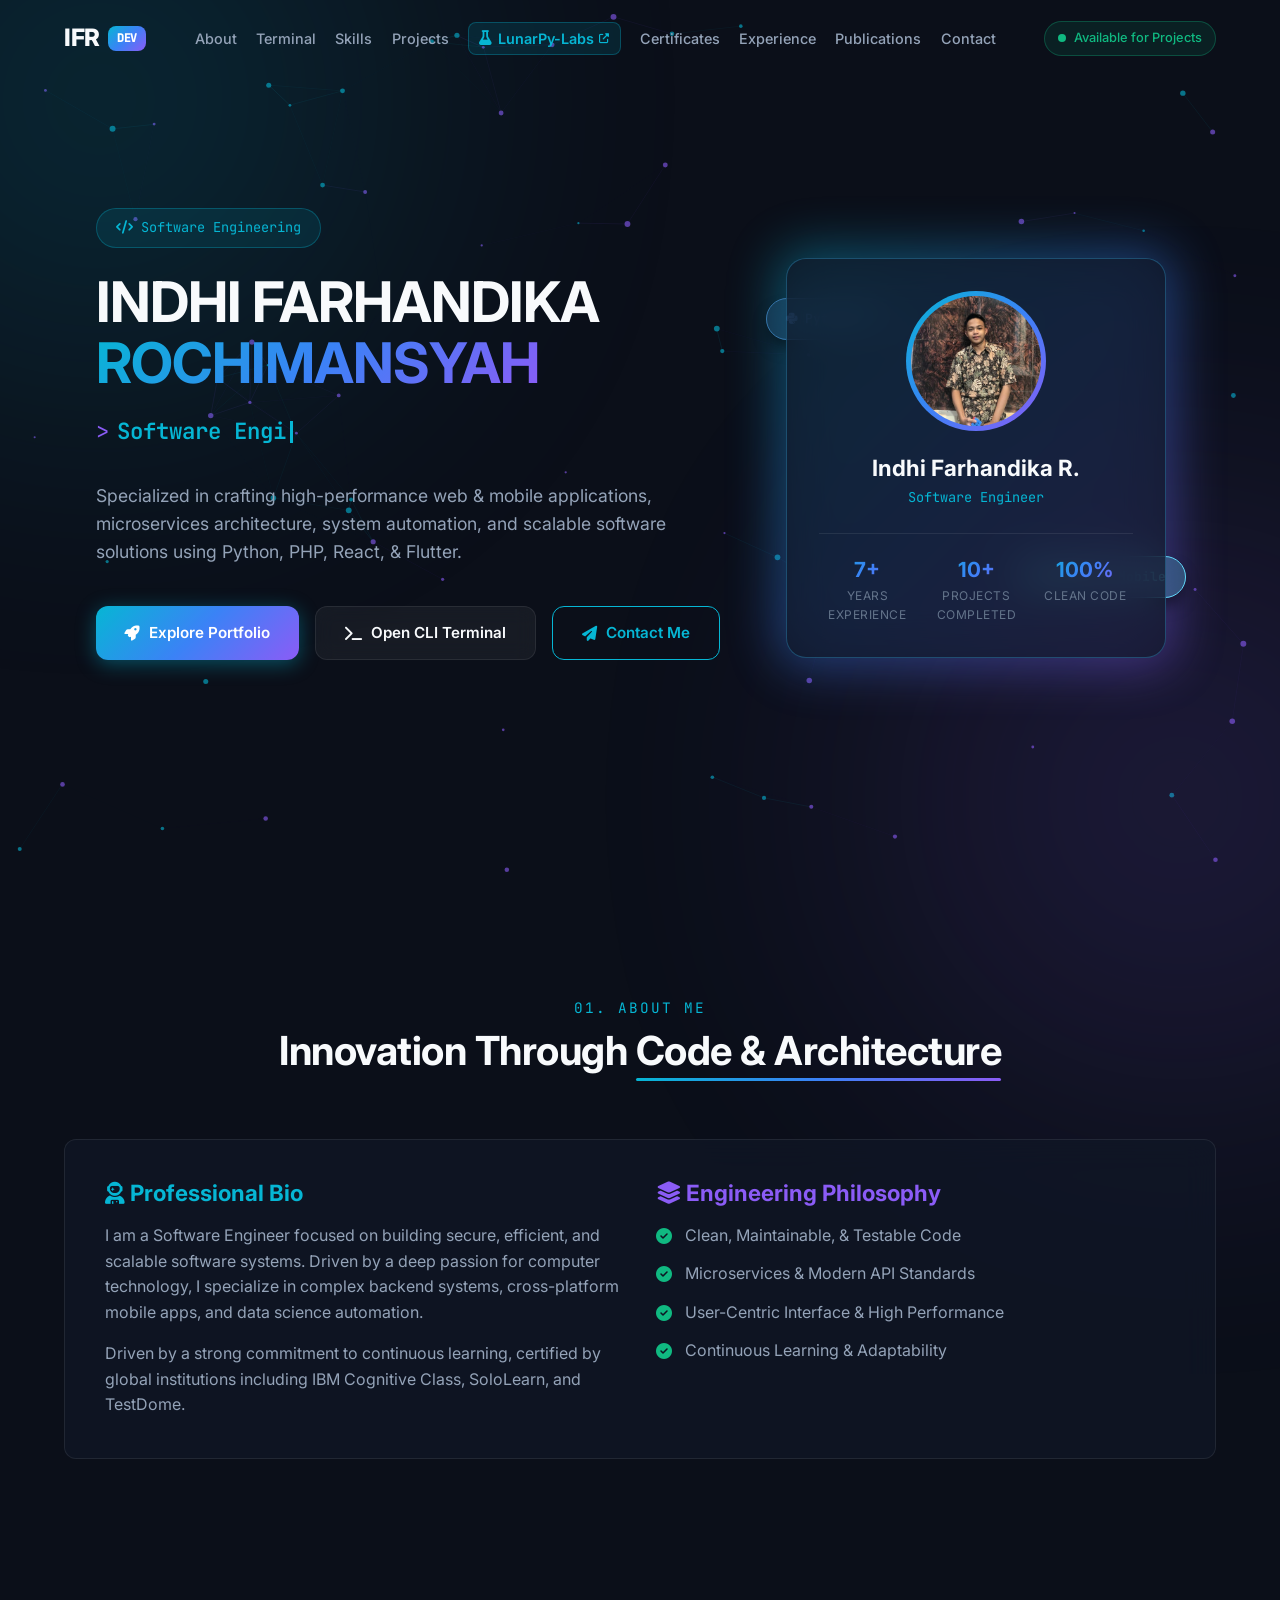
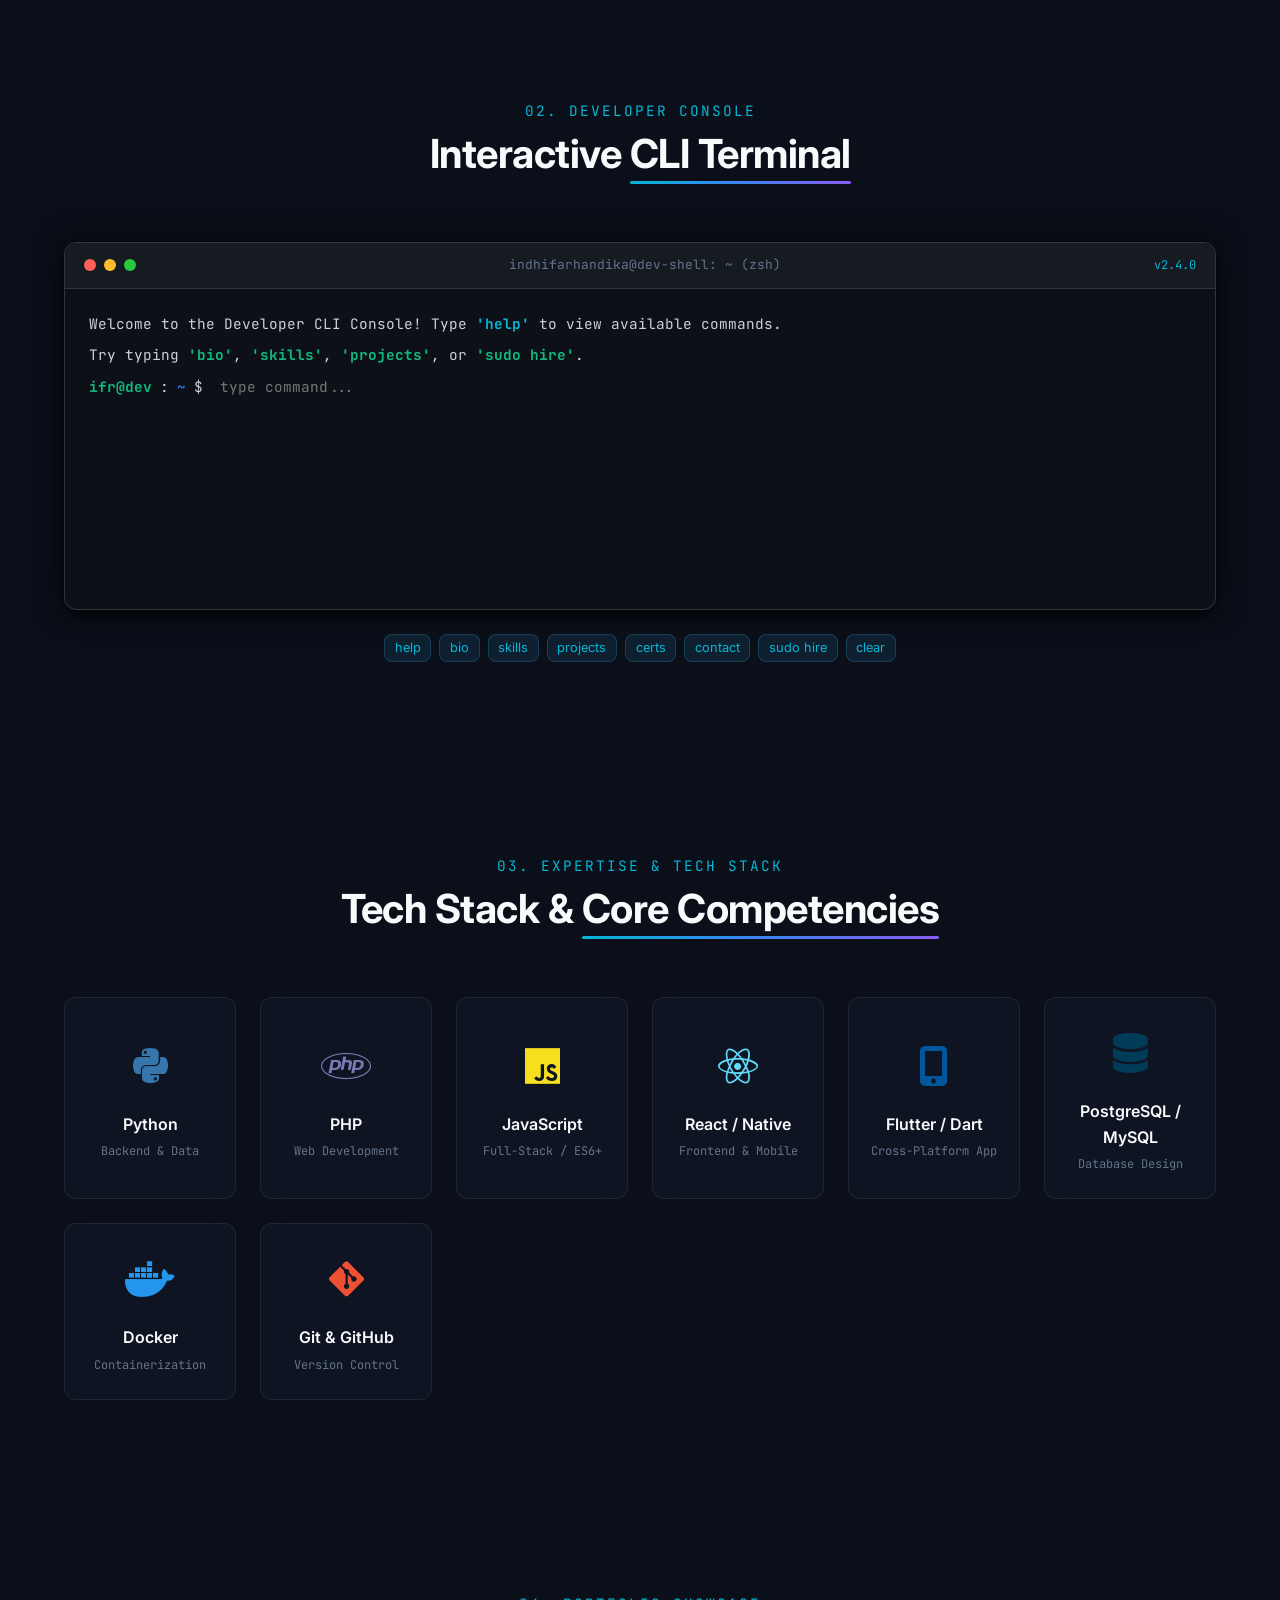
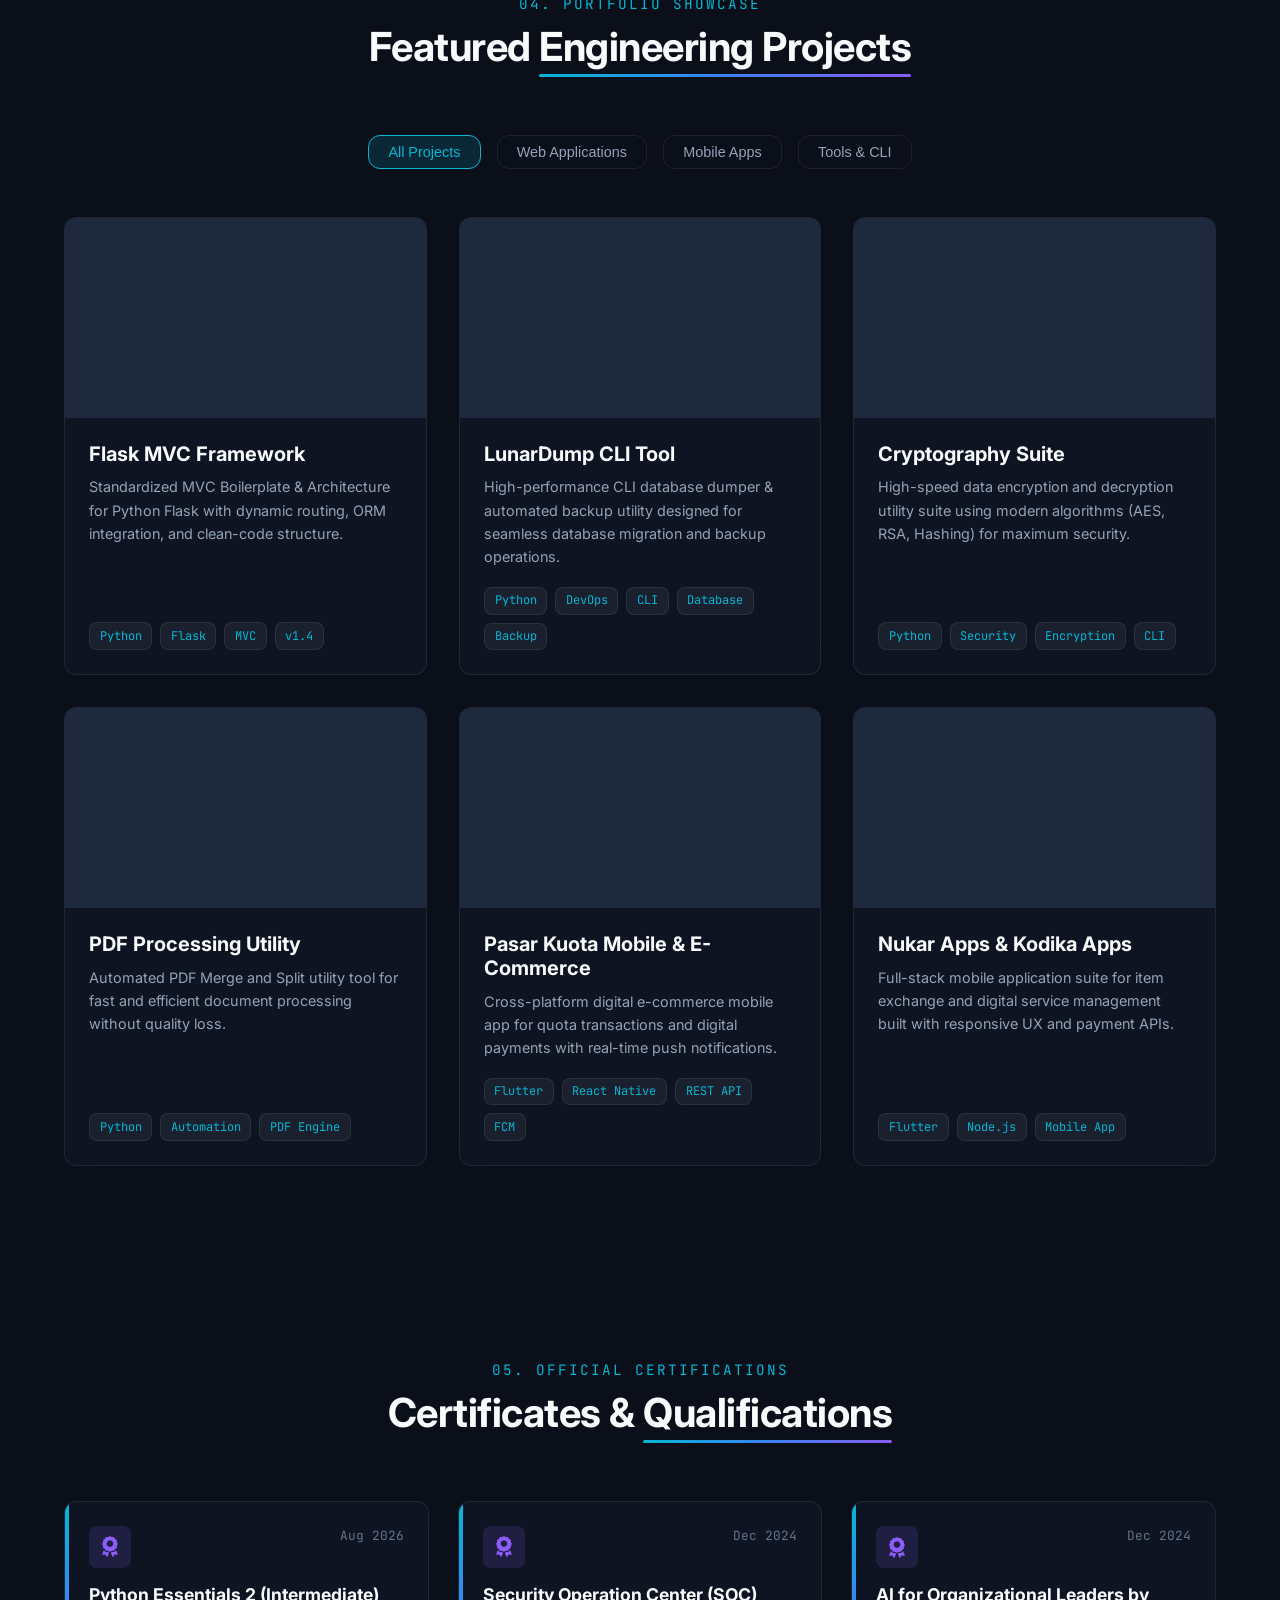
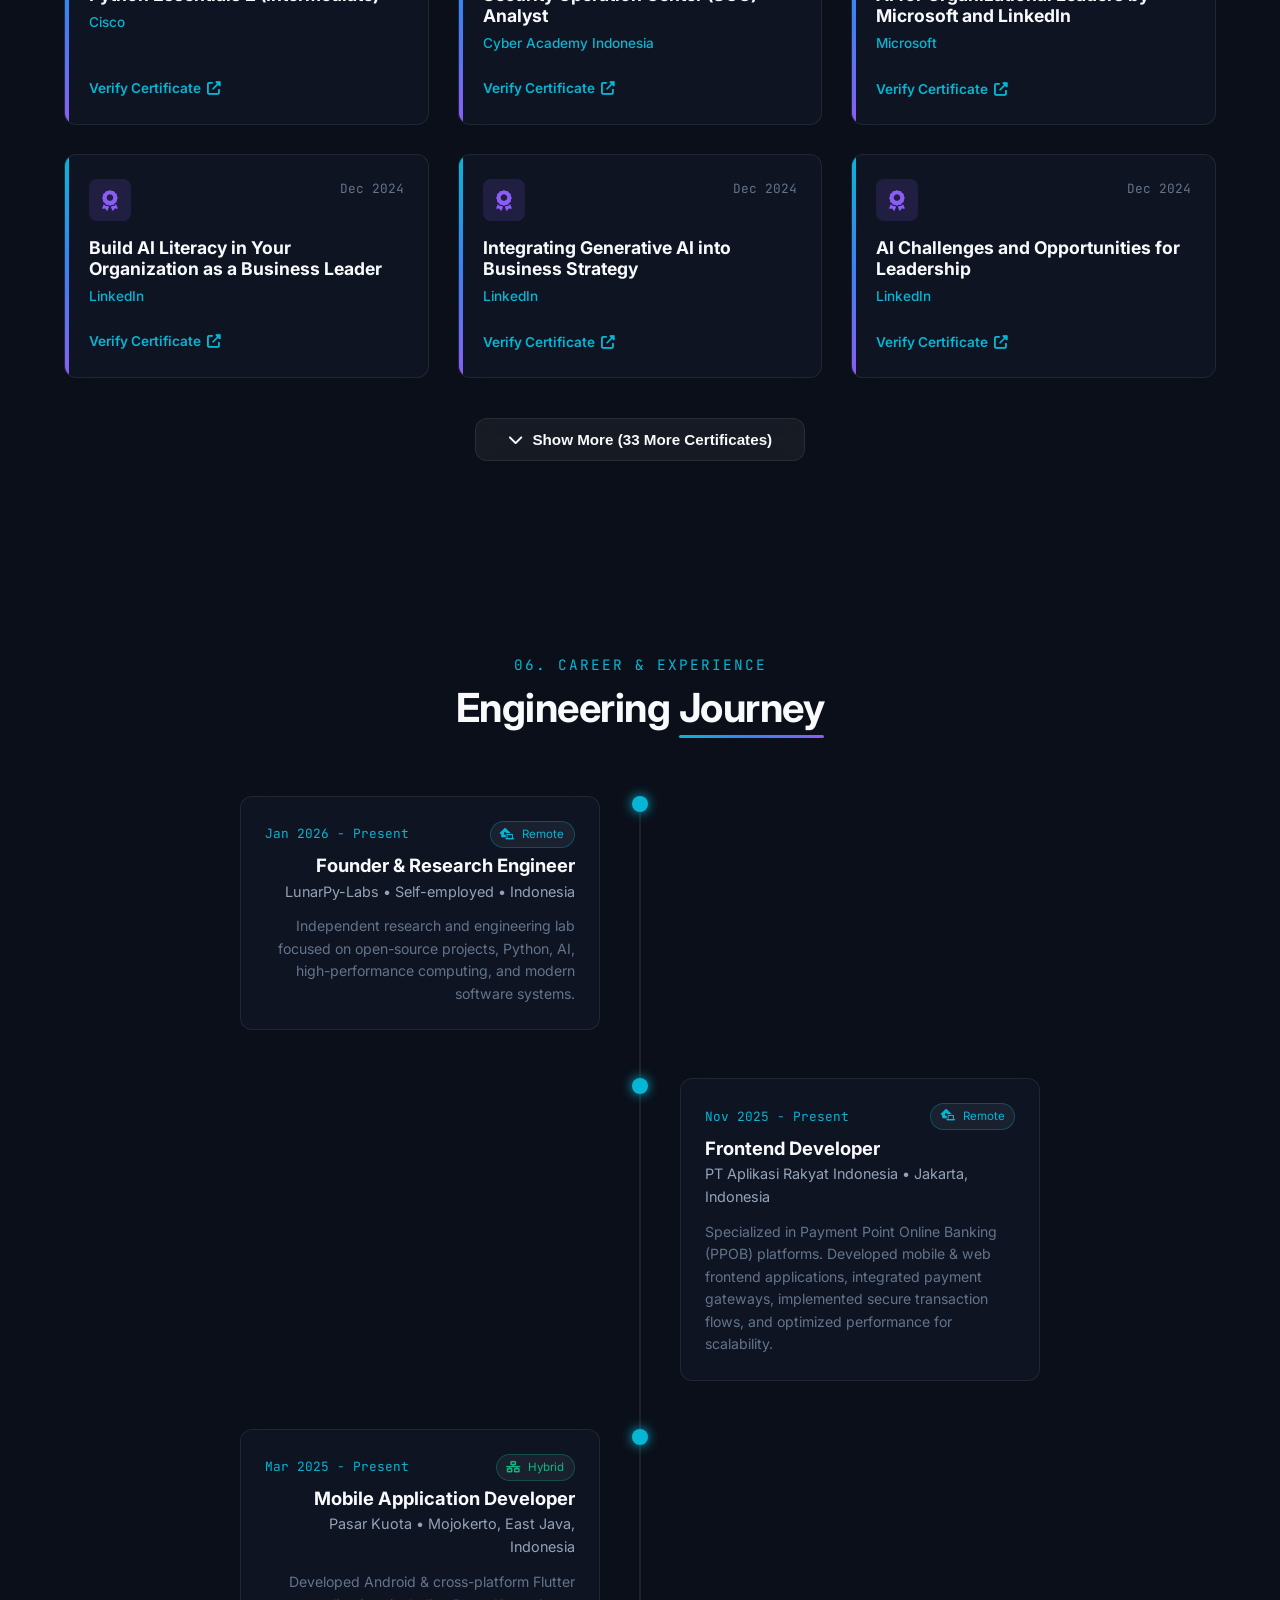
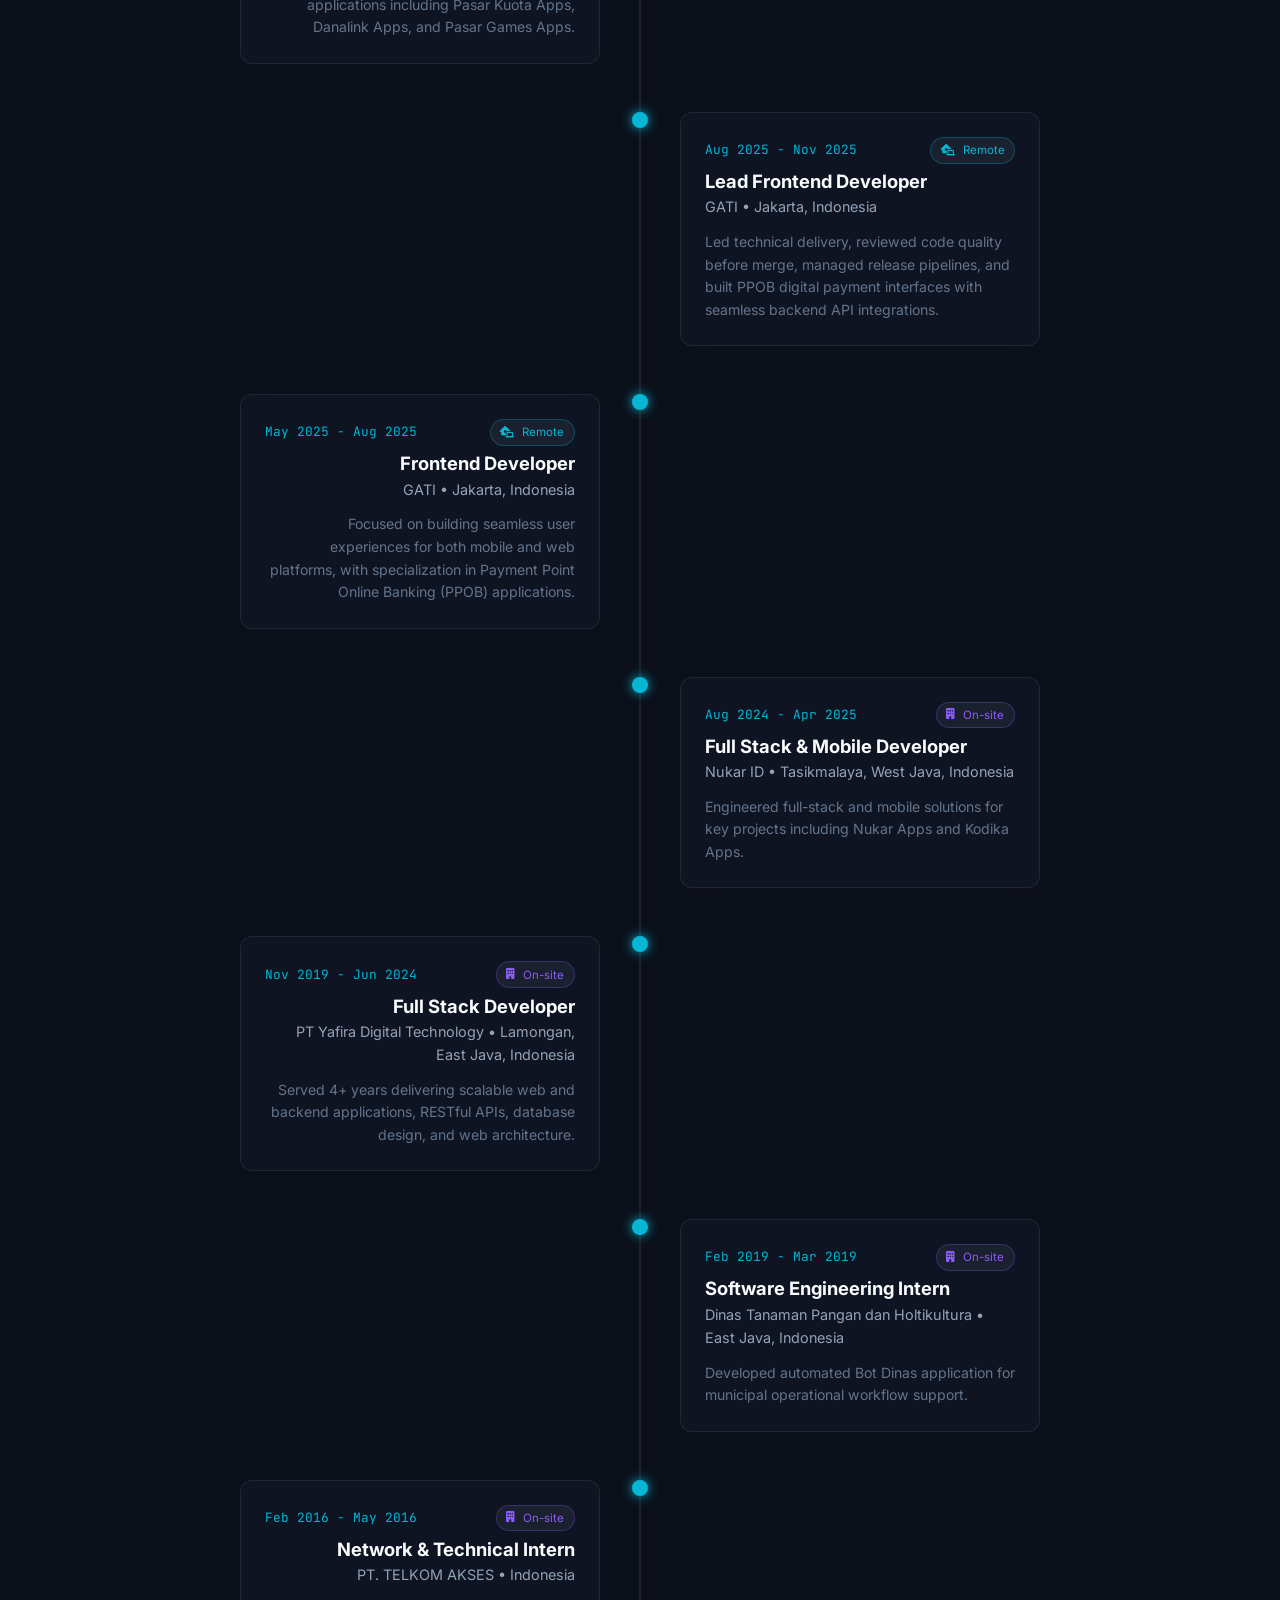
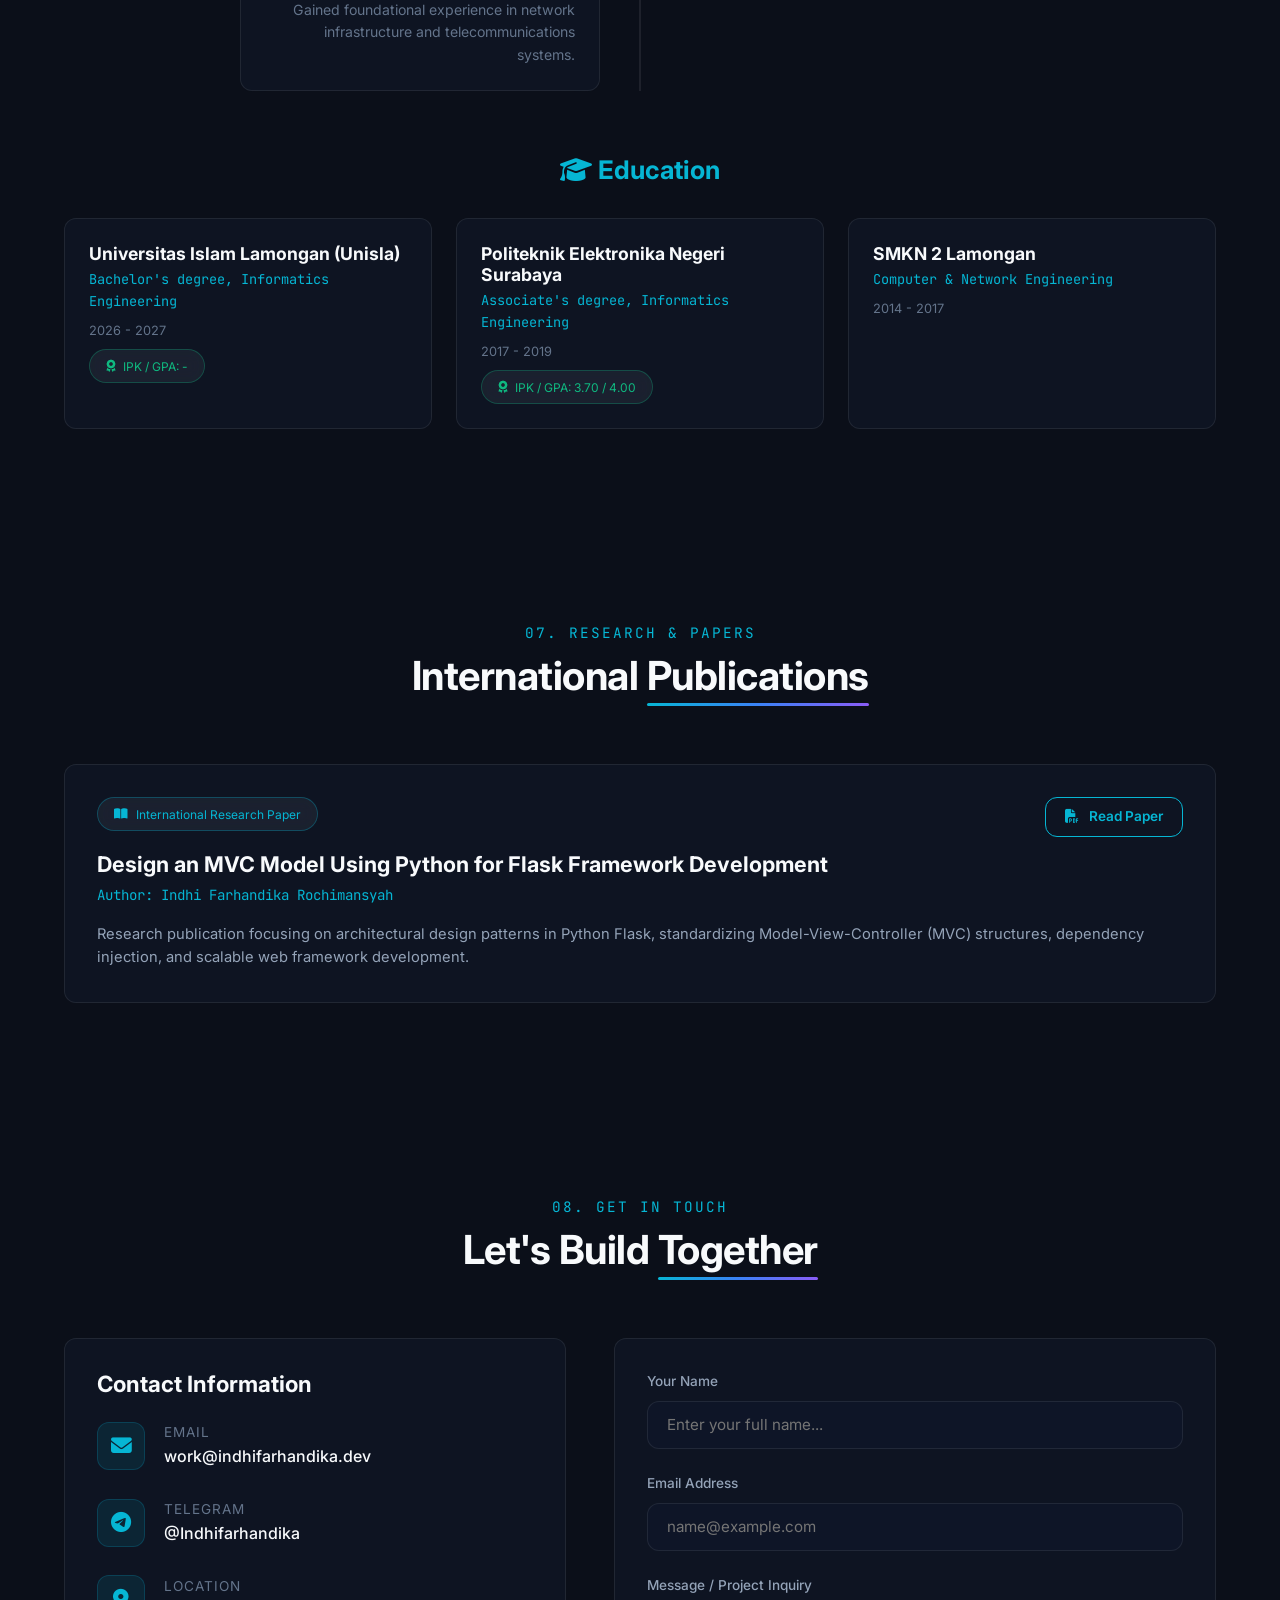
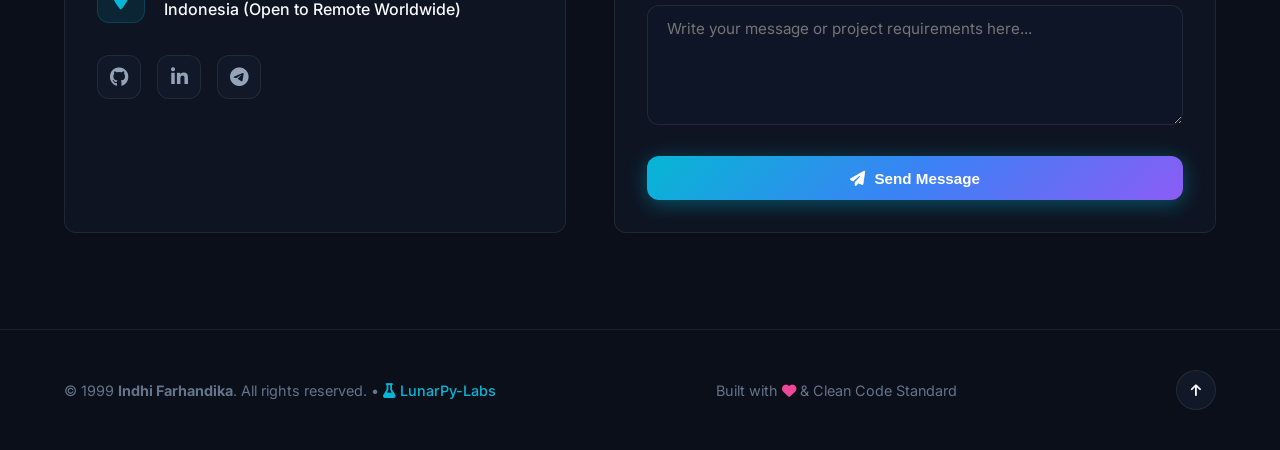
<file: index.html>
<!DOCTYPE html>
<html lang="en">

<head>
    <meta charset="UTF-8">
    <meta name="viewport" content="width=device-width, initial-scale=1.0">
    <meta name="description"
        content="Indhi Farhandika Rochimansyah - Senior Software Engineer & Full-Stack Architect Web Portfolio Profile. Modern Obsidian Dark Theme.">
    <meta name="author" content="Indhi Farhandika Rochimansyah">
    <title>Indhi Farhandika Rochimansyah | Software Engineer</title>

    <!-- Google Fonts -->
    <link rel="preconnect" href="https://fonts.googleapis.com">
    <link rel="preconnect" href="https://fonts.gstatic.com" crossorigin>
    <link
        href="https://fonts.googleapis.com/css2?family=Inter:wght@300;400;500;600;700;800&family=JetBrains+Mono:wght@400;500;600;700&display=swap"
        rel="stylesheet">

    <!-- FontAwesome Icons -->
    <link rel="stylesheet" href="https://cdnjs.cloudflare.com/ajax/libs/font-awesome/6.4.0/css/all.min.css"
        crossorigin="anonymous" referrerpolicy="no-referrer" />

    <!-- Custom CSS -->
    <link rel="stylesheet" href="css/style.css">
</head>

<body>

    <!-- Ambient Particle Canvas & Glows -->
    <canvas id="bg-canvas"></canvas>
    <div class="ambient-glow glow-top-left"></div>
    <div class="ambient-glow glow-bottom-right"></div>

    <!-- Navigation Bar -->
    <nav class="navbar" id="navbar">
        <div class="container nav-container">
            <a href="#" class="logo">
                IFR <span class="logo-badge">DEV</span>
            </a>

            <ul class="nav-links" id="nav-links">
                <li><a href="#about" class="nav-link">About</a></li>
                <li><a href="#terminal" class="nav-link">Terminal</a></li>
                <li><a href="#skills" class="nav-link">Skills</a></li>
                <li><a href="#projects" class="nav-link">Projects</a></li>
                <li><a href="https://lunarpy-labs.indhifarhandika.dev" target="_blank" rel="noopener noreferrer"
                        class="nav-link nav-link-labs"><i class="fas fa-flask"></i> LunarPy-Labs <i
                            class="fas fa-external-link-alt" style="font-size: 0.7em;"></i></a></li>
                <li><a href="#certificates" class="nav-link">Certificates</a></li>
                <li><a href="#experience" class="nav-link">Experience</a></li>
                <li><a href="#publications" class="nav-link">Publications</a></li>
                <li><a href="#contact" class="nav-link">Contact</a></li>
            </ul>

            <div class="nav-actions">
                <div class="status-badge">
                    <span class="pulse-dot"></span>
                    <span>Available for Projects</span>
                </div>
                <button class="nav-toggle" id="nav-toggle" aria-label="Toggle navigation menu">
                    <i class="fas fa-bars"></i>
                </button>
            </div>
        </div>
    </nav>

    <!-- Hero Section -->
    <section class="hero" id="hero">
        <div class="container">
            <div class="hero-grid">
                <div class="hero-content">
                    <div class="hero-tag">
                        <i class="fas fa-code"></i> Software Engineering
                    </div>
                    <h1 class="hero-title">
                        INDHI FARHANDIKA <br>
                        <span class="text-gradient">ROCHIMANSYAH</span>
                    </h1>
                    <div class="typing-container">
                        <span class="typing-prefix">&gt;</span>
                        <span class="typing-text" id="typing-text"></span>
                        <span class="cursor"></span>
                    </div>
                    <p class="hero-description">
                        Specialized in crafting high-performance web & mobile applications, microservices architecture,
                        system automation, and scalable software solutions using Python, PHP, React, & Flutter.
                    </p>
                    <div class="hero-buttons">
                        <a href="#projects" class="btn btn-primary">
                            <i class="fas fa-rocket"></i> Explore Portfolio
                        </a>
                        <a href="#terminal" class="btn btn-secondary">
                            <i class="fas fa-terminal"></i> Open CLI Terminal
                        </a>
                        <a href="#contact" class="btn btn-outline">
                            <i class="fas fa-paper-plane"></i> Contact Me
                        </a>
                    </div>
                </div>

                <div class="hero-visual">
                    <div class="profile-card-wrapper">
                        <div class="floating-badge badge-python">
                            <i class="fab fa-python"></i> Python 3
                        </div>
                        <div class="floating-badge badge-react">
                            <i class="fab fa-react"></i> React / Mobile
                        </div>

                        <div class="profile-card">
                            <div class="profile-avatar-container">
                                <img src="logo/IMG_78712.jpg" alt="Indhi Farhandika Rochimansyah" class="profile-avatar"
                                    onerror="this.src='https://ui-avatars.com/api/?name=Indhi+Farhandika&background=0D1117&color=06B6D4&size=150'">
                            </div>
                            <h3 class="profile-card-title">Indhi Farhandika R.</h3>
                            <p class="profile-card-subtitle">Software Engineer</p>

                            <div class="profile-stats-grid">
                                <div class="stat-item">
                                    <div class="stat-number text-gradient">7+</div>
                                    <div class="stat-label">Years Experience</div>
                                </div>
                                <div class="stat-item">
                                    <div class="stat-number text-gradient">10+</div>
                                    <div class="stat-label">Projects Completed</div>
                                </div>
                                <div class="stat-item">
                                    <div class="stat-number text-gradient">100%</div>
                                    <div class="stat-label">Clean Code</div>
                                </div>
                            </div>
                        </div>
                    </div>
                </div>
            </div>
        </div>
    </section>

    <!-- About Section -->
    <section class="about" id="about">
        <div class="container">
            <div class="section-header">
                <span class="section-subtitle">01. About Me</span>
                <h2 class="section-title">Innovation Through <span>Code & Architecture</span></h2>
            </div>

            <div class="glass-card" style="padding: 2.5rem; margin-bottom: 3rem;">
                <div style="display: grid; grid-template-columns: repeat(auto-fit, minmax(280px, 1fr)); gap: 2rem;">
                    <div>
                        <h3 style="font-size: 1.4rem; margin-bottom: 1rem; color: var(--accent-cyan);">
                            <i class="fas fa-user-astronaut"></i> Professional Bio
                        </h3>
                        <p style="color: var(--text-secondary); margin-bottom: 1rem;">
                            I am a Software Engineer focused on building secure, efficient, and scalable software
                            systems. Driven by a deep passion for computer technology, I specialize in complex backend
                            systems, cross-platform mobile apps, and data science automation.
                        </p>
                        <p style="color: var(--text-secondary);">
                            Driven by a strong commitment to continuous learning, certified by global institutions
                            including IBM Cognitive Class, SoloLearn, and TestDome.
                        </p>
                    </div>
                    <div>
                        <h3 style="font-size: 1.4rem; margin-bottom: 1rem; color: var(--accent-violet);">
                            <i class="fas fa-layer-group"></i> Engineering Philosophy
                        </h3>
                        <ul style="list-style: none; color: var(--text-secondary);">
                            <li style="margin-bottom: 0.8rem; display: flex; align-items: center; gap: 0.8rem;">
                                <i class="fas fa-check-circle" style="color: var(--accent-emerald);"></i> Clean,
                                Maintainable, & Testable Code
                            </li>
                            <li style="margin-bottom: 0.8rem; display: flex; align-items: center; gap: 0.8rem;">
                                <i class="fas fa-check-circle" style="color: var(--accent-emerald);"></i> Microservices
                                & Modern API Standards
                            </li>
                            <li style="margin-bottom: 0.8rem; display: flex; align-items: center; gap: 0.8rem;">
                                <i class="fas fa-check-circle" style="color: var(--accent-emerald);"></i> User-Centric
                                Interface & High Performance
                            </li>
                            <li style="display: flex; align-items: center; gap: 0.8rem;">
                                <i class="fas fa-check-circle" style="color: var(--accent-emerald);"></i> Continuous
                                Learning & Adaptability
                            </li>
                        </ul>
                    </div>
                </div>
            </div>
        </div>
    </section>

    <!-- Interactive Terminal Section -->
    <section class="terminal-section" id="terminal">
        <div class="container">
            <div class="section-header">
                <span class="section-subtitle">02. Developer Console</span>
                <h2 class="section-title">Interactive <span>CLI Terminal</span></h2>
            </div>

            <div class="terminal-window">
                <div class="terminal-header">
                    <div class="terminal-buttons">
                        <span class="term-btn term-btn-close"></span>
                        <span class="term-btn term-btn-min"></span>
                        <span class="term-btn term-btn-max"></span>
                    </div>
                    <div class="terminal-title">indhifarhandika@dev-shell: ~ (zsh)</div>
                    <div style="font-family: var(--font-mono); font-size: 0.75rem; color: var(--accent-cyan);">v2.4.0
                    </div>
                </div>

                <div class="terminal-body" id="terminal-body">
                    <div class="term-line initial">
                        Welcome to the Developer CLI Console! Type <span
                            style="color: var(--accent-cyan); font-weight: bold;">'help'</span> to view available
                        commands.
                    </div>
                    <div class="term-line initial">
                        Try typing <span style="color: var(--accent-emerald); font-weight: bold;">'bio'</span>, <span
                            style="color: var(--accent-emerald); font-weight: bold;">'skills'</span>, <span
                            style="color: var(--accent-emerald); font-weight: bold;">'projects'</span>, or <span
                            style="color: var(--accent-emerald); font-weight: bold;">'sudo hire'</span>.
                    </div>

                    <div class="term-input-line" id="terminal-input-line">
                        <span class="term-prompt">ifr@dev</span>:<span class="term-path">~</span>$&nbsp;
                        <input type="text" class="term-input" id="terminal-input" placeholder="type command..."
                            autocomplete="off">
                    </div>
                </div>
            </div>

            <!-- Quick Command Chips -->
            <div class="term-command-list" style="justify-content: center; margin-top: 1.5rem;">
                <span class="term-chip" onclick="runTerminalCommand('help')">help</span>
                <span class="term-chip" onclick="runTerminalCommand('bio')">bio</span>
                <span class="term-chip" onclick="runTerminalCommand('skills')">skills</span>
                <span class="term-chip" onclick="runTerminalCommand('projects')">projects</span>
                <span class="term-chip" onclick="runTerminalCommand('certs')">certs</span>
                <span class="term-chip" onclick="runTerminalCommand('contact')">contact</span>
                <span class="term-chip" onclick="runTerminalCommand('sudo hire')">sudo hire</span>
                <span class="term-chip" onclick="runTerminalCommand('clear')">clear</span>
            </div>
        </div>
    </section>

    <!-- Skills & Tech Stack Section -->
    <section class="skills" id="skills">
        <div class="container">
            <div class="section-header">
                <span class="section-subtitle">03. Expertise & Tech Stack</span>
                <h2 class="section-title">Tech Stack & <span>Core Competencies</span></h2>
            </div>

            <div class="skills-grid">
                <div class="glass-card skill-card">
                    <div class="skill-icon" style="color: #3776AB;"><i class="fab fa-python"></i></div>
                    <div class="skill-name">Python</div>
                    <div class="skill-level">Backend & Data</div>
                </div>
                <div class="glass-card skill-card">
                    <div class="skill-icon" style="color: #777BB4;"><i class="fab fa-php"></i></div>
                    <div class="skill-name">PHP</div>
                    <div class="skill-level">Web Development</div>
                </div>
                <div class="glass-card skill-card">
                    <div class="skill-icon" style="color: #F7DF1E;"><i class="fab fa-js"></i></div>
                    <div class="skill-name">JavaScript</div>
                    <div class="skill-level">Full-Stack / ES6+</div>
                </div>
                <div class="glass-card skill-card">
                    <div class="skill-icon" style="color: #61DAFB;"><i class="fab fa-react"></i></div>
                    <div class="skill-name">React / Native</div>
                    <div class="skill-level">Frontend & Mobile</div>
                </div>
                <div class="glass-card skill-card">
                    <div class="skill-icon" style="color: #02569B;"><i class="fas fa-mobile-alt"></i></div>
                    <div class="skill-name">Flutter / Dart</div>
                    <div class="skill-level">Cross-Platform App</div>
                </div>
                <div class="glass-card skill-card">
                    <div class="skill-icon" style="color: #003B57;"><i class="fas fa-database"></i></div>
                    <div class="skill-name">PostgreSQL / MySQL</div>
                    <div class="skill-level">Database Design</div>
                </div>
                <div class="glass-card skill-card">
                    <div class="skill-icon" style="color: #2496ED;"><i class="fab fa-docker"></i></div>
                    <div class="skill-name">Docker</div>
                    <div class="skill-level">Containerization</div>
                </div>
                <div class="glass-card skill-card">
                    <div class="skill-icon" style="color: #F05032;"><i class="fab fa-git-alt"></i></div>
                    <div class="skill-name">Git & GitHub</div>
                    <div class="skill-level">Version Control</div>
                </div>
            </div>
        </div>
    </section>

    <!-- Projects Section -->
    <section class="projects" id="projects">
        <div class="container">
            <div class="section-header">
                <span class="section-subtitle">04. Portfolio Showcase</span>
                <h2 class="section-title">Featured <span>Engineering Projects</span></h2>
            </div>

            <div class="project-filters">
                <button class="filter-btn active" data-filter="all">All Projects</button>
                <button class="filter-btn" data-filter="web">Web Applications</button>
                <button class="filter-btn" data-filter="mobile">Mobile Apps</button>
                <button class="filter-btn" data-filter="tool">Tools & CLI</button>
            </div>

            <div class="projects-grid" id="projects-container">
                <!-- Dynamically populated via js/main.js reading project.json -->
                <div style="text-align: center; color: var(--text-muted); grid-column: 1/-1;">
                    <i class="fas fa-spinner fa-spin"></i> Loading projects...
                </div>
            </div>
        </div>
    </section>

    <!-- Certificates Section -->
    <section class="certificates" id="certificates">
        <div class="container">
            <div class="section-header">
                <span class="section-subtitle">05. Official Certifications</span>
                <h2 class="section-title">Certificates & <span>Qualifications</span></h2>
            </div>

            <div class="certificates-grid" id="certificates-container">
                <!-- Dynamically populated via js/main.js reading certificate.json -->
                <div style="text-align: center; color: var(--text-muted); grid-column: 1/-1;">
                    <i class="fas fa-spinner fa-spin"></i> Loading certificate data...
                </div>
            </div>
        </div>
    </section>

    <!-- Experience Section -->
    <section class="experience" id="experience">
        <div class="container">
            <div class="section-header">
                <span class="section-subtitle">06. Career & Experience</span>
                <h2 class="section-title">Engineering <span>Journey</span></h2>
            </div>

            <div class="timeline">
                <!-- 1. LunarPy-Labs -->
                <div class="timeline-item">
                    <div class="timeline-dot"></div>
                    <div class="glass-card timeline-content">
                        <div
                            style="display: flex; justify-content: space-between; align-items: center; flex-wrap: wrap; gap: 0.5rem; margin-bottom: 0.4rem;">
                            <div class="timeline-date" style="margin-bottom: 0;">Jan 2026 - Present</div>
                            <span class="glass-pill"
                                style="font-size: 0.72rem; padding: 0.2rem 0.6rem; color: var(--accent-cyan); border-color: rgba(6, 182, 212, 0.3);"><i
                                    class="fas fa-laptop-house"></i> Remote</span>
                        </div>
                        <h3 class="timeline-role">Founder & Research Engineer</h3>
                        <div class="timeline-company">LunarPy-Labs &bull; Self-employed &bull; Indonesia</div>
                        <p class="timeline-desc">Independent research and engineering lab focused on open-source
                            projects, Python, AI, high-performance computing, and modern software systems.</p>
                    </div>
                </div>

                <!-- 2. PT Aplikasi Rakyat Indonesia -->
                <div class="timeline-item">
                    <div class="timeline-dot"></div>
                    <div class="glass-card timeline-content">
                        <div
                            style="display: flex; justify-content: space-between; align-items: center; flex-wrap: wrap; gap: 0.5rem; margin-bottom: 0.4rem;">
                            <div class="timeline-date" style="margin-bottom: 0;">Nov 2025 - Present</div>
                            <span class="glass-pill"
                                style="font-size: 0.72rem; padding: 0.2rem 0.6rem; color: var(--accent-cyan); border-color: rgba(6, 182, 212, 0.3);"><i
                                    class="fas fa-laptop-house"></i> Remote</span>
                        </div>
                        <h3 class="timeline-role">Frontend Developer</h3>
                        <div class="timeline-company">PT Aplikasi Rakyat Indonesia &bull; Jakarta, Indonesia</div>
                        <p class="timeline-desc">Specialized in Payment Point Online Banking (PPOB) platforms. Developed
                            mobile & web frontend applications, integrated payment gateways, implemented secure
                            transaction flows, and optimized performance for scalability.</p>
                    </div>
                </div>

                <!-- 2. Pasar Kuota -->
                <div class="timeline-item">
                    <div class="timeline-dot"></div>
                    <div class="glass-card timeline-content">
                        <div
                            style="display: flex; justify-content: space-between; align-items: center; flex-wrap: wrap; gap: 0.5rem; margin-bottom: 0.4rem;">
                            <div class="timeline-date" style="margin-bottom: 0;">Mar 2025 - Present</div>
                            <span class="glass-pill"
                                style="font-size: 0.72rem; padding: 0.2rem 0.6rem; color: var(--accent-emerald); border-color: rgba(16, 185, 129, 0.3);"><i
                                    class="fas fa-network-wired"></i> Hybrid</span>
                        </div>
                        <h3 class="timeline-role">Mobile Application Developer</h3>
                        <div class="timeline-company">Pasar Kuota &bull; Mojokerto, East Java, Indonesia</div>
                        <p class="timeline-desc">Developed Android & cross-platform Flutter applications including Pasar
                            Kuota Apps, Danalink Apps, and Pasar Games Apps.</p>
                    </div>
                </div>

                <!-- 3. GATI -->
                <div class="timeline-item">
                    <div class="timeline-dot"></div>
                    <div class="glass-card timeline-content">
                        <div
                            style="display: flex; justify-content: space-between; align-items: center; flex-wrap: wrap; gap: 0.5rem; margin-bottom: 0.4rem;">
                            <div class="timeline-date" style="margin-bottom: 0;">Aug 2025 - Nov 2025</div>
                            <span class="glass-pill"
                                style="font-size: 0.72rem; padding: 0.2rem 0.6rem; color: var(--accent-cyan); border-color: rgba(6, 182, 212, 0.3);"><i
                                    class="fas fa-laptop-house"></i> Remote</span>
                        </div>
                        <h3 class="timeline-role">Lead Frontend Developer</h3>
                        <div class="timeline-company">GATI &bull; Jakarta, Indonesia</div>
                        <p class="timeline-desc">Led technical delivery, reviewed code quality before merge, managed
                            release pipelines, and built PPOB digital payment interfaces with seamless backend API
                            integrations.</p>
                    </div>
                </div>

                <!-- 3. GATI -->
                <div class="timeline-item">
                    <div class="timeline-dot"></div>
                    <div class="glass-card timeline-content">
                        <div
                            style="display: flex; justify-content: space-between; align-items: center; flex-wrap: wrap; gap: 0.5rem; margin-bottom: 0.4rem;">
                            <div class="timeline-date" style="margin-bottom: 0;">May 2025 - Aug 2025</div>
                            <span class="glass-pill"
                                style="font-size: 0.72rem; padding: 0.2rem 0.6rem; color: var(--accent-cyan); border-color: rgba(6, 182, 212, 0.3);"><i
                                    class="fas fa-laptop-house"></i> Remote</span>
                        </div>
                        <h3 class="timeline-role">Frontend Developer</h3>
                        <div class="timeline-company">GATI &bull; Jakarta, Indonesia</div>
                        <p class="timeline-desc">Focused on building seamless user experiences for both mobile and web
                            platforms, with specialization in Payment Point Online Banking (PPOB) applications.
                        </p>
                    </div>
                </div>

                <!-- 4. Nukar ID -->
                <div class="timeline-item">
                    <div class="timeline-dot"></div>
                    <div class="glass-card timeline-content">
                        <div
                            style="display: flex; justify-content: space-between; align-items: center; flex-wrap: wrap; gap: 0.5rem; margin-bottom: 0.4rem;">
                            <div class="timeline-date" style="margin-bottom: 0;">Aug 2024 - Apr 2025</div>
                            <span class="glass-pill"
                                style="font-size: 0.72rem; padding: 0.2rem 0.6rem; color: var(--accent-violet); border-color: rgba(139, 92, 246, 0.3);"><i
                                    class="fas fa-building"></i> On-site</span>
                        </div>
                        <h3 class="timeline-role">Full Stack & Mobile Developer</h3>
                        <div class="timeline-company">Nukar ID &bull; Tasikmalaya, West Java, Indonesia</div>
                        <p class="timeline-desc">Engineered full-stack and mobile solutions for key projects including
                            Nukar Apps and Kodika Apps.</p>
                    </div>
                </div>

                <!-- 5. PT Yafira Digital Technology -->
                <div class="timeline-item">
                    <div class="timeline-dot"></div>
                    <div class="glass-card timeline-content">
                        <div
                            style="display: flex; justify-content: space-between; align-items: center; flex-wrap: wrap; gap: 0.5rem; margin-bottom: 0.4rem;">
                            <div class="timeline-date" style="margin-bottom: 0;">Nov 2019 - Jun 2024</div>
                            <span class="glass-pill"
                                style="font-size: 0.72rem; padding: 0.2rem 0.6rem; color: var(--accent-violet); border-color: rgba(139, 92, 246, 0.3);"><i
                                    class="fas fa-building"></i> On-site</span>
                        </div>
                        <h3 class="timeline-role">Full Stack Developer</h3>
                        <div class="timeline-company">PT Yafira Digital Technology &bull; Lamongan, East Java, Indonesia
                        </div>
                        <p class="timeline-desc">Served 4+ years delivering scalable web and backend applications,
                            RESTful APIs, database design, and web architecture.</p>
                    </div>
                </div>

                <!-- 6. Dinas Tanaman Pangan & Holtikultura -->
                <div class="timeline-item">
                    <div class="timeline-dot"></div>
                    <div class="glass-card timeline-content">
                        <div
                            style="display: flex; justify-content: space-between; align-items: center; flex-wrap: wrap; gap: 0.5rem; margin-bottom: 0.4rem;">
                            <div class="timeline-date" style="margin-bottom: 0;">Feb 2019 - Mar 2019</div>
                            <span class="glass-pill"
                                style="font-size: 0.72rem; padding: 0.2rem 0.6rem; color: var(--accent-violet); border-color: rgba(139, 92, 246, 0.3);"><i
                                    class="fas fa-building"></i> On-site</span>
                        </div>
                        <h3 class="timeline-role">Software Engineering Intern</h3>
                        <div class="timeline-company">Dinas Tanaman Pangan dan Holtikultura &bull; East Java, Indonesia
                        </div>
                        <p class="timeline-desc">Developed automated Bot Dinas application for municipal operational
                            workflow support.</p>
                    </div>
                </div>

                <!-- 7. PT Telkom Akses -->
                <div class="timeline-item">
                    <div class="timeline-dot"></div>
                    <div class="glass-card timeline-content">
                        <div
                            style="display: flex; justify-content: space-between; align-items: center; flex-wrap: wrap; gap: 0.5rem; margin-bottom: 0.4rem;">
                            <div class="timeline-date" style="margin-bottom: 0;">Feb 2016 - May 2016</div>
                            <span class="glass-pill"
                                style="font-size: 0.72rem; padding: 0.2rem 0.6rem; color: var(--accent-violet); border-color: rgba(139, 92, 246, 0.3);"><i
                                    class="fas fa-building"></i> On-site</span>
                        </div>
                        <h3 class="timeline-role">Network & Technical Intern</h3>
                        <div class="timeline-company">PT. TELKOM AKSES &bull; Indonesia</div>
                        <p class="timeline-desc">Gained foundational experience in network infrastructure and
                            telecommunications systems.</p>
                    </div>
                </div>
            </div>

            <!-- Education Sub-Section -->
            <div style="margin-top: 4rem;">
                <div style="text-align: center; margin-bottom: 2rem;">
                    <h3 style="font-size: 1.6rem; color: var(--accent-cyan);">
                        <i class="fas fa-graduation-cap"></i> Education
                    </h3>
                </div>
                <div style="display: grid; grid-template-columns: repeat(auto-fit, minmax(280px, 1fr)); gap: 1.5rem;">
                    <div class="glass-card" style="padding: 1.5rem;">
                        <h4 style="font-size: 1.1rem; color: var(--text-primary); margin-bottom: 0.3rem;">Universitas
                            Islam Lamongan (Unisla)</h4>
                        <p
                            style="color: var(--accent-cyan); font-family: var(--font-mono); font-size: 0.85rem; margin-bottom: 0.5rem;">
                            Bachelor's degree, Informatics Engineering</p>
                        <p style="color: var(--text-muted); font-size: 0.8rem; margin-bottom: 0.5rem;">2026 - 2027</p>
                        <span class="glass-pill"
                            style="font-size: 0.75rem; color: var(--accent-emerald); border-color: rgba(16, 185, 129, 0.3);"><i
                                class="fas fa-award"></i> IPK / GPA: -</span>
                    </div>
                    <div class="glass-card" style="padding: 1.5rem;">
                        <h4 style="font-size: 1.1rem; color: var(--text-primary); margin-bottom: 0.3rem;">Politeknik
                            Elektronika Negeri Surabaya</h4>
                        <p
                            style="color: var(--accent-cyan); font-family: var(--font-mono); font-size: 0.85rem; margin-bottom: 0.5rem;">
                            Associate's degree, Informatics Engineering</p>
                        <p style="color: var(--text-muted); font-size: 0.8rem; margin-bottom: 0.5rem;">2017 - 2019</p>
                        <span class="glass-pill"
                            style="font-size: 0.75rem; color: var(--accent-emerald); border-color: rgba(16, 185, 129, 0.3);"><i
                                class="fas fa-award"></i> IPK / GPA: 3.70 / 4.00</span>
                    </div>
                    <div class="glass-card" style="padding: 1.5rem;">
                        <h4 style="font-size: 1.1rem; color: var(--text-primary); margin-bottom: 0.3rem;">SMKN 2
                            Lamongan</h4>
                        <p
                            style="color: var(--accent-cyan); font-family: var(--font-mono); font-size: 0.85rem; margin-bottom: 0.5rem;">
                            Computer & Network Engineering</p>
                        <p style="color: var(--text-muted); font-size: 0.8rem; margin-bottom: 0.5rem;">2014 - 2017</p>
                    </div>
                </div>
            </div>
        </div>
    </section>

    <!-- Publications Section -->
    <section class="publications" id="publications">
        <div class="container">
            <div class="section-header">
                <span class="section-subtitle">07. Research & Papers</span>
                <h2 class="section-title">International <span>Publications</span></h2>
            </div>

            <div class="glass-card" style="padding: 2rem; position: relative; overflow: hidden;">
                <div
                    style="display: flex; justify-content: space-between; align-items: flex-start; flex-wrap: wrap; gap: 1rem; margin-bottom: 1rem;">
                    <div>
                        <span class="glass-pill"
                            style="font-size: 0.75rem; color: var(--accent-cyan); border-color: rgba(6, 182, 212, 0.3); margin-bottom: 0.8rem;">
                            <i class="fas fa-book-open"></i> International Research Paper
                        </span>
                        <h3
                            style="font-size: 1.35rem; color: var(--text-primary); margin-top: 0.5rem; margin-bottom: 0.4rem;">
                            Design an MVC Model Using Python for Flask Framework Development
                        </h3>
                        <p style="color: var(--accent-cyan); font-family: var(--font-mono); font-size: 0.88rem;">
                            Author: Indhi Farhandika Rochimansyah
                        </p>
                    </div>
                    <a href="https://ieeexplore.ieee.org/document/8901656" target="_blank" class="btn btn-outline"
                        style="padding: 0.5rem 1.2rem; font-size: 0.85rem;">
                        <i class="fas fa-file-pdf"></i> Read Paper
                    </a>
                </div>
                <p style="color: var(--text-secondary); font-size: 0.92rem; line-height: 1.6;">
                    Research publication focusing on architectural design patterns in Python Flask, standardizing
                    Model-View-Controller (MVC) structures, dependency injection, and scalable web framework
                    development.
                </p>
            </div>
        </div>
    </section>

    <!-- Contact Section -->
    <section class="contact" id="contact">
        <div class="container">
            <div class="section-header">
                <span class="section-subtitle">08. Get In Touch</span>
                <h2 class="section-title">Let's Build <span>Together</span></h2>
            </div>

            <div class="contact-grid">
                <div class="glass-card contact-info-card">
                    <h3 style="font-size: 1.4rem; margin-bottom: 1.5rem;">Contact Information</h3>

                    <div class="info-item">
                        <div class="info-icon"><i class="fas fa-envelope"></i></div>
                        <div>
                            <div class="info-title">Email</div>
                            <a href="mailto:work@indhifarhandika.dev" class="info-value">work@indhifarhandika.dev</a>
                        </div>
                    </div>

                    <div class="info-item">
                        <div class="info-icon"><i class="fab fa-telegram-plane"></i></div>
                        <div>
                            <div class="info-title">Telegram</div>
                            <a href="https://t.me/Indhifarhandika" target="_blank"
                                class="info-value">@Indhifarhandika</a>
                        </div>
                    </div>

                    <div class="info-item">
                        <div class="info-icon"><i class="fas fa-map-marker-alt"></i></div>
                        <div>
                            <div class="info-title">Location</div>
                            <div class="info-value">Indonesia (Open to Remote Worldwide)</div>
                        </div>
                    </div>

                    <div class="social-links">
                        <a href="https://www.github.com/indhifarhandika" target="_blank" class="social-btn"
                            title="GitHub">
                            <i class="fab fa-github"></i>
                        </a>
                        <a href="https://www.linkedin.com/in/indhifarhandika" target="_blank" class="social-btn"
                            title="LinkedIn">
                            <i class="fab fa-linkedin-in"></i>
                        </a>
                        <a href="https://t.me/Indhifarhandika" target="_blank" class="social-btn" title="Telegram">
                            <i class="fab fa-telegram-plane"></i>
                        </a>
                    </div>
                </div>

                <div class="glass-card contact-form">
                    <form id="contact-form">
                        <div class="form-group">
                            <label for="contact-name" class="form-label">Your Name</label>
                            <input type="text" id="contact-name" class="form-control"
                                placeholder="Enter your full name..." required>
                        </div>
                        <div class="form-group">
                            <label for="contact-email" class="form-label">Email Address</label>
                            <input type="email" id="contact-email" class="form-control" placeholder="name@example.com"
                                required>
                        </div>
                        <div class="form-group">
                            <label for="contact-message" class="form-label">Message / Project Inquiry</label>
                            <textarea id="contact-message" class="form-control"
                                placeholder="Write your message or project requirements here..." required></textarea>
                        </div>
                        <button type="submit" class="btn btn-primary" style="width: 100%;">
                            <i class="fas fa-paper-plane"></i> Send Message
                        </button>
                    </form>
                </div>
            </div>
        </div>
    </section>

    <!-- Footer -->
    <footer class="footer">
        <div class="container footer-content">
            <div>
                &copy; 1999 <strong>Indhi Farhandika</strong>. All rights reserved. &bull; <a
                    href="https://lunarpy-labs.indhifarhandika.dev" target="_blank" rel="noopener noreferrer"
                    style="color: var(--accent-cyan); text-decoration: none; font-weight: 500;"><i
                        class="fas fa-flask"></i> LunarPy-Labs</a>
            </div>
            <div>
                Built with <i class="fas fa-heart" style="color: var(--accent-pink);"></i> & Clean Code Standard
            </div>
            <button class="back-to-top" id="back-to-top" title="Back to top">
                <i class="fas fa-arrow-up"></i>
            </button>
        </div>
    </footer>

    <!-- JavaScript Dependencies -->
    <script src="js/terminal.js"></script>
    <script src="js/main.js"></script>
</body>

</html>
</file>
<file: css/style.css>
/* ==========================================================================
   Software Engineer Portfolio - Modern Dark Design System
   Developer: Indhi Farhandika Rochimansyah
   ========================================================================== */

/* --- Custom Properties & Design Tokens --- */
:root {
  /* Color Palette */
  --bg-primary: #0b0f19;
  --bg-secondary: #111827;
  --bg-tertiary: #1f293d;
  --bg-card: rgba(17, 24, 39, 0.7);
  --bg-card-hover: rgba(31, 41, 61, 0.8);
  --bg-glass: rgba(15, 23, 42, 0.65);
  
  /* Accents & Gradients */
  --accent-cyan: #06b6d4;
  --accent-blue: #3b82f6;
  --accent-violet: #8b5cf6;
  --accent-emerald: #10b981;
  --accent-pink: #ec4899;
  
  --gradient-primary: linear-gradient(135deg, #06b6d4 0%, #3b82f6 50%, #8b5cf6 100%);
  --gradient-glow: linear-gradient(135deg, rgba(6, 182, 212, 0.4), rgba(139, 92, 246, 0.4));
  --gradient-card: linear-gradient(180deg, rgba(30, 41, 59, 0.5) 0%, rgba(15, 23, 42, 0.8) 100%);
  
  /* Text Colors */
  --text-primary: #f8fafc;
  --text-secondary: #94a3b8;
  --text-muted: #64748b;
  --text-accent: #38bdf8;
  
  /* Borders & Shadows */
  --border-color: rgba(255, 255, 255, 0.08);
  --border-highlight: rgba(56, 189, 248, 0.3);
  --shadow-sm: 0 4px 6px -1px rgba(0, 0, 0, 0.3);
  --shadow-md: 0 10px 15px -3px rgba(0, 0, 0, 0.5);
  --shadow-glow: 0 0 25px rgba(6, 182, 212, 0.25);
  --shadow-glow-violet: 0 0 25px rgba(139, 92, 246, 0.25);
  
  /* Typography & Layout */
  --font-sans: 'Inter', -apple-system, BlinkMacSystemFont, 'Segoe UI', Roboto, sans-serif;
  --font-mono: 'JetBrains Mono', 'Fira Code', Consolas, monospace;
  --radius-sm: 8px;
  --radius-md: 12px;
  --radius-lg: 20px;
  --radius-full: 9999px;
  --transition-fast: 0.2s cubic-bezier(0.4, 0, 0.2, 1);
  --transition-normal: 0.3s cubic-bezier(0.4, 0, 0.2, 1);
}

/* --- Base & Reset --- */
*, *::before, *::after {
  box-sizing: border-box;
  margin: 0;
  padding: 0;
}

html {
  scroll-behavior: smooth;
  color-scheme: dark;
}

body {
  font-family: var(--font-sans);
  background-color: var(--bg-primary);
  color: var(--text-primary);
  line-height: 1.6;
  overflow-x: hidden;
  position: relative;
  min-height: 100vh;
}

/* Canvas Background */
#bg-canvas {
  position: fixed;
  top: 0;
  left: 0;
  width: 100%;
  height: 100%;
  z-index: -1;
  pointer-events: none;
}

/* Ambient Radial Glows */
.ambient-glow {
  position: fixed;
  width: 600px;
  height: 600px;
  border-radius: 50%;
  filter: blur(140px);
  opacity: 0.15;
  pointer-events: none;
  z-index: -1;
}

.glow-top-left {
  top: -200px;
  left: -200px;
  background: var(--accent-cyan);
}

.glow-bottom-right {
  bottom: -200px;
  right: -200px;
  background: var(--accent-violet);
}

/* Custom Scrollbar */
::-webkit-scrollbar {
  width: 8px;
}
::-webkit-scrollbar-track {
  background: var(--bg-primary);
}
::-webkit-scrollbar-thumb {
  background: var(--bg-tertiary);
  border-radius: var(--radius-full);
}
::-webkit-scrollbar-thumb:hover {
  background: var(--accent-blue);
}

/* Typography Utilities */
h1, h2, h3, h4, h5, h6 {
  color: var(--text-primary);
  font-weight: 700;
  line-height: 1.2;
}

.text-gradient {
  background: var(--gradient-primary);
  -webkit-background-clip: text;
  -webkit-text-fill-color: transparent;
}

.mono-text {
  font-family: var(--font-mono);
}

a {
  color: var(--accent-cyan);
  text-decoration: none;
  transition: var(--transition-fast);
}

a:hover {
  color: var(--text-accent);
}

/* Containers & Layout */
.container {
  max-width: 1200px;
  margin: 0 auto;
  padding: 0 1.5rem;
}

section {
  padding: 6rem 0;
  position: relative;
}

.section-header {
  text-align: center;
  margin-bottom: 4rem;
}

.section-subtitle {
  font-family: var(--font-mono);
  color: var(--accent-cyan);
  font-size: 0.9rem;
  text-transform: uppercase;
  letter-spacing: 2px;
  margin-bottom: 0.5rem;
  display: block;
}

.section-title {
  font-size: 2.5rem;
  letter-spacing: -0.5px;
}

.section-title span {
  position: relative;
}

.section-title span::after {
  content: '';
  position: absolute;
  bottom: -6px;
  left: 0;
  width: 100%;
  height: 3px;
  background: var(--gradient-primary);
  border-radius: var(--radius-full);
}

/* --- Glassmorphism Components --- */
.glass-card {
  background: var(--bg-card);
  backdrop-filter: blur(16px);
  -webkit-backdrop-filter: blur(16px);
  border: 1px solid var(--border-color);
  border-radius: var(--radius-md);
  transition: var(--transition-normal);
}

.glass-card:hover {
  border-color: var(--border-highlight);
  box-shadow: var(--shadow-glow);
  transform: translateY(-4px);
}

.glass-pill {
  background: rgba(255, 255, 255, 0.05);
  backdrop-filter: blur(8px);
  border: 1px solid var(--border-color);
  padding: 0.4rem 1rem;
  border-radius: var(--radius-full);
  font-size: 0.85rem;
  display: inline-flex;
  align-items: center;
  gap: 0.5rem;
}

/* --- Navigation Bar --- */
.navbar {
  position: fixed;
  top: 0;
  left: 0;
  right: 0;
  z-index: 1000;
  padding: 1.2rem 0;
  transition: var(--transition-normal);
}

.navbar.scrolled {
  background: rgba(11, 15, 25, 0.85);
  backdrop-filter: blur(20px);
  -webkit-backdrop-filter: blur(20px);
  border-bottom: 1px solid var(--border-color);
  padding: 0.8rem 0;
}

.nav-container {
  display: flex;
  justify-content: space-between;
  align-items: center;
}

.logo {
  font-size: 1.5rem;
  font-weight: 800;
  letter-spacing: -0.5px;
  display: flex;
  align-items: center;
  gap: 0.5rem;
  color: var(--text-primary);
  flex-shrink: 0;
}

.logo-badge {
  background: var(--gradient-primary);
  color: #fff;
  font-size: 0.75rem;
  padding: 0.2rem 0.6rem;
  border-radius: var(--radius-sm);
  font-family: var(--font-mono);
}

.nav-links {
  display: flex;
  list-style: none;
  gap: 1.2rem;
  align-items: center;
  white-space: nowrap;
}

.nav-link {
  color: var(--text-secondary);
  font-size: 0.9rem;
  font-weight: 500;
  position: relative;
  padding: 0.4rem 0;
  display: inline-flex;
  align-items: center;
  gap: 0.35rem;
  white-space: nowrap;
}

.nav-link:hover, .nav-link.active {
  color: var(--text-primary);
}

.nav-link::after {
  content: '';
  position: absolute;
  bottom: 0;
  left: 0;
  width: 0;
  height: 2px;
  background: var(--gradient-primary);
  transition: var(--transition-fast);
}

.nav-link:hover::after, .nav-link.active::after {
  width: 100%;
}

.nav-link-labs {
  color: var(--accent-cyan) !important;
  font-weight: 600;
  padding: 0.25rem 0.65rem;
  border-radius: var(--radius-sm);
  background: rgba(6, 182, 212, 0.12);
  border: 1px solid rgba(6, 182, 212, 0.3);
  transition: var(--transition-fast);
}

.nav-link-labs:hover {
  background: rgba(6, 182, 212, 0.25);
  border-color: var(--accent-cyan);
  box-shadow: 0 0 10px rgba(6, 182, 212, 0.4);
  color: #fff !important;
}

.nav-link-labs::after {
  display: none !important;
}

.nav-actions {
  display: flex;
  align-items: center;
  gap: 1rem;
  flex-shrink: 0;
}

.status-badge {
  display: inline-flex;
  align-items: center;
  gap: 0.5rem;
  font-size: 0.8rem;
  color: var(--accent-emerald);
  background: rgba(16, 185, 129, 0.1);
  border: 1px solid rgba(16, 185, 129, 0.3);
  padding: 0.4rem 0.8rem;
  border-radius: var(--radius-full);
  font-weight: 500;
}

.pulse-dot {
  width: 8px;
  height: 8px;
  background-color: var(--accent-emerald);
  border-radius: 50%;
  box-shadow: 0 0 0 0 rgba(16, 185, 129, 0.7);
  animation: pulse 2s infinite;
}

@keyframes pulse {
  0% {
    transform: scale(0.95);
    box-shadow: 0 0 0 0 rgba(16, 185, 129, 0.7);
  }
  70% {
    transform: scale(1);
    box-shadow: 0 0 0 8px rgba(16, 185, 129, 0);
  }
  100% {
    transform: scale(0.95);
    box-shadow: 0 0 0 0 rgba(16, 185, 129, 0);
  }
}

.nav-toggle {
  display: none;
  background: none;
  border: none;
  color: var(--text-primary);
  font-size: 1.5rem;
  cursor: pointer;
}

/* --- Hero Section --- */
.hero {
  min-height: 100vh;
  display: flex;
  align-items: center;
  padding-top: 7rem;
}

.hero-grid {
  display: grid;
  grid-template-columns: 1.2fr 0.8fr;
  gap: 3rem;
  align-items: center;
}

.hero-tag {
  display: inline-flex;
  align-items: center;
  gap: 0.5rem;
  background: rgba(6, 182, 212, 0.1);
  border: 1px solid rgba(6, 182, 212, 0.3);
  color: var(--accent-cyan);
  padding: 0.5rem 1.2rem;
  border-radius: var(--radius-full);
  font-family: var(--font-mono);
  font-size: 0.85rem;
  margin-bottom: 1.5rem;
}

.hero-title {
  font-size: 3.5rem;
  letter-spacing: -1px;
  line-height: 1.1;
  margin-bottom: 1.2rem;
}

.typing-container {
  font-size: 1.4rem;
  color: var(--text-secondary);
  margin-bottom: 2rem;
  min-height: 2.2rem;
  display: flex;
  align-items: center;
}

.typing-prefix {
  color: var(--accent-violet);
  margin-right: 0.5rem;
  font-family: var(--font-mono);
}

.typing-text {
  color: var(--accent-cyan);
  font-weight: 600;
  font-family: var(--font-mono);
}

.cursor {
  display: inline-block;
  width: 3px;
  height: 1.4rem;
  background-color: var(--accent-cyan);
  margin-left: 4px;
  animation: blink 1s infinite;
}

@keyframes blink {
  0%, 100% { opacity: 1; }
  50% { opacity: 0; }
}

.hero-description {
  color: var(--text-secondary);
  font-size: 1.1rem;
  margin-bottom: 2.5rem;
  max-width: 580px;
}

.hero-buttons {
  display: flex;
  gap: 1rem;
  flex-wrap: wrap;
  margin-bottom: 3rem;
}

/* Custom Buttons */
.btn {
  display: inline-flex;
  align-items: center;
  justify-content: center;
  gap: 0.6rem;
  padding: 0.85rem 1.8rem;
  border-radius: var(--radius-md);
  font-weight: 600;
  font-size: 0.95rem;
  cursor: pointer;
  transition: var(--transition-normal);
  border: none;
}

.btn-primary {
  background: var(--gradient-primary);
  color: #fff;
  box-shadow: 0 4px 20px rgba(6, 182, 212, 0.4);
}

.btn-primary:hover {
  box-shadow: 0 6px 30px rgba(6, 182, 212, 0.6);
  transform: translateY(-2px);
  color: #fff;
}

.btn-secondary {
  background: rgba(255, 255, 255, 0.05);
  color: var(--text-primary);
  border: 1px solid var(--border-color);
  backdrop-filter: blur(10px);
}

.btn-secondary:hover {
  background: rgba(255, 255, 255, 0.1);
  border-color: var(--border-highlight);
  color: var(--text-primary);
  transform: translateY(-2px);
}

.btn-outline {
  background: transparent;
  color: var(--accent-cyan);
  border: 1px solid var(--accent-cyan);
}

.btn-outline:hover {
  background: rgba(6, 182, 212, 0.1);
  color: var(--accent-cyan);
}

/* Hero Profile Card Visual */
.hero-visual {
  position: relative;
  display: flex;
  justify-content: center;
}

.profile-card-wrapper {
  position: relative;
  width: 100%;
  max-width: 380px;
}

.profile-card-wrapper::before {
  content: '';
  position: absolute;
  inset: -10px;
  background: var(--gradient-primary);
  border-radius: calc(var(--radius-lg) + 10px);
  filter: blur(25px);
  opacity: 0.4;
  z-index: -1;
}

.profile-card {
  background: var(--bg-card);
  border: 1px solid var(--border-highlight);
  border-radius: var(--radius-lg);
  padding: 2rem;
  backdrop-filter: blur(20px);
  text-align: center;
  position: relative;
  overflow: hidden;
}

.profile-avatar-container {
  width: 140px;
  height: 140px;
  margin: 0 auto 1.5rem;
  border-radius: 50%;
  padding: 5px;
  background: var(--gradient-primary);
  position: relative;
}

.profile-avatar {
  width: 100%;
  height: 100%;
  object-fit: cover;
  border-radius: 50%;
  background: var(--bg-secondary);
}

.profile-card-title {
  font-size: 1.4rem;
  margin-bottom: 0.3rem;
}

.profile-card-subtitle {
  color: var(--accent-cyan);
  font-family: var(--font-mono);
  font-size: 0.85rem;
  margin-bottom: 1.5rem;
}

.profile-stats-grid {
  display: grid;
  grid-template-columns: repeat(3, 1fr);
  gap: 0.8rem;
  padding-top: 1.2rem;
  border-top: 1px solid var(--border-color);
}

.stat-item {
  text-align: center;
}

.stat-number {
  font-size: 1.3rem;
  font-weight: 700;
  color: var(--text-primary);
}

.stat-label {
  font-size: 0.75rem;
  color: var(--text-muted);
  text-transform: uppercase;
  letter-spacing: 0.5px;
}

/* Floating Tech Pills */
.floating-badge {
  position: absolute;
  padding: 0.6rem 1.2rem;
  border-radius: var(--radius-full);
  font-family: var(--font-mono);
  font-size: 0.8rem;
  font-weight: 600;
  box-shadow: var(--shadow-md);
  backdrop-filter: blur(10px);
  animation: float 4s ease-in-out infinite alternate;
}

.badge-python {
  top: 10%;
  left: -20px;
  background: rgba(55, 118, 171, 0.25);
  border: 1px solid #3776ab;
  color: #58a6ff;
}

.badge-react {
  bottom: 15%;
  right: -20px;
  background: rgba(97, 218, 251, 0.25);
  border: 1px solid #61dafb;
  color: #61dafb;
  animation-delay: -2s;
}

@keyframes float {
  0% { transform: translateY(0px); }
  100% { transform: translateY(-12px); }
}

/* --- Interactive Terminal Section --- */
.terminal-window {
  background: #0d1117;
  border: 1px solid #30363d;
  border-radius: var(--radius-md);
  box-shadow: var(--shadow-md), 0 0 30px rgba(0, 0, 0, 0.8);
  overflow: hidden;
  font-family: var(--font-mono);
  font-size: 0.9rem;
}

.terminal-header {
  background: #161b22;
  padding: 0.75rem 1.2rem;
  display: flex;
  align-items: center;
  justify-content: space-between;
  border-bottom: 1px solid #30363d;
}

.terminal-buttons {
  display: flex;
  gap: 8px;
}

.term-btn {
  width: 12px;
  height: 12px;
  border-radius: 50%;
}

.term-btn-close { background: #ff5f56; }
.term-btn-min { background: #ffbd2e; }
.term-btn-max { background: #27c93f; }

.terminal-title {
  color: var(--text-muted);
  font-size: 0.8rem;
}

.terminal-body {
  padding: 1.5rem;
  min-height: 320px;
  max-height: 480px;
  overflow-y: auto;
  color: #c9d1d9;
}

.term-line {
  margin-bottom: 0.6rem;
  line-height: 1.5;
  word-break: break-word;
}

.term-prompt {
  color: var(--accent-emerald);
  font-weight: bold;
}

.term-path {
  color: var(--accent-blue);
}

.term-input-line {
  display: flex;
  align-items: center;
  gap: 0.5rem;
}

.term-input {
  background: transparent;
  border: none;
  outline: none;
  color: var(--text-primary);
  font-family: var(--font-mono);
  font-size: 0.9rem;
  width: 100%;
}

.term-response {
  color: #8b949e;
  margin-top: 0.2rem;
  margin-left: 1rem;
}

.term-command-list {
  display: flex;
  gap: 0.5rem;
  flex-wrap: wrap;
  margin-top: 1rem;
}

.term-chip {
  background: rgba(56, 189, 248, 0.1);
  border: 1px solid rgba(56, 189, 248, 0.2);
  color: var(--accent-cyan);
  padding: 0.2rem 0.6rem;
  border-radius: var(--radius-sm);
  font-size: 0.8rem;
  cursor: pointer;
  transition: var(--transition-fast);
}

.term-chip:hover {
  background: rgba(56, 189, 248, 0.25);
  border-color: var(--accent-cyan);
}

/* --- Skills & Tech Stack Section --- */
.skills-tabs {
  display: flex;
  justify-content: center;
  gap: 1rem;
  margin-bottom: 3rem;
  flex-wrap: wrap;
}

.tab-btn {
  background: var(--bg-secondary);
  border: 1px solid var(--border-color);
  color: var(--text-secondary);
  padding: 0.6rem 1.4rem;
  border-radius: var(--radius-full);
  font-weight: 500;
  cursor: pointer;
  transition: var(--transition-fast);
}

.tab-btn:hover, .tab-btn.active {
  background: var(--gradient-primary);
  color: #fff;
  border-color: transparent;
  box-shadow: 0 4px 15px rgba(6, 182, 212, 0.3);
}

.skills-grid {
  display: grid;
  grid-template-columns: repeat(auto-fill, minmax(170px, 1fr));
  gap: 1.5rem;
}

.skill-card {
  padding: 1.5rem 1rem;
  text-align: center;
  display: flex;
  flex-direction: column;
  align-items: center;
  justify-content: center;
}

.skill-icon {
  font-size: 2.5rem;
  margin-bottom: 0.8rem;
  transition: var(--transition-normal);
}

.skill-card:hover .skill-icon {
  transform: scale(1.15) rotate(5deg);
}

.skill-name {
  font-weight: 600;
  font-size: 1rem;
  margin-bottom: 0.3rem;
}

.skill-level {
  font-size: 0.75rem;
  color: var(--text-muted);
  font-family: var(--font-mono);
}

/* --- Featured Projects Section --- */
.project-filters {
  display: flex;
  justify-content: center;
  gap: 1rem;
  margin-bottom: 3rem;
  flex-wrap: wrap;
}

.filter-btn {
  background: transparent;
  border: 1px solid var(--border-color);
  color: var(--text-secondary);
  padding: 0.5rem 1.2rem;
  border-radius: var(--radius-md);
  font-size: 0.9rem;
  cursor: pointer;
  transition: var(--transition-fast);
}

.filter-btn:hover, .filter-btn.active {
  background: rgba(6, 182, 212, 0.15);
  border-color: var(--accent-cyan);
  color: var(--accent-cyan);
}

.projects-grid {
  display: grid;
  grid-template-columns: repeat(auto-fill, minmax(340px, 1fr));
  gap: 2rem;
}

.project-card {
  display: flex;
  flex-direction: column;
  height: 100%;
  overflow: hidden;
}

.project-image-wrapper {
  position: relative;
  height: 200px;
  overflow: hidden;
  background: var(--bg-tertiary);
}

.project-image {
  width: 100%;
  height: 100%;
  object-fit: cover;
  transition: var(--transition-normal);
}

.project-card:hover .project-image {
  transform: scale(1.08);
}

.project-overlay {
  position: absolute;
  inset: 0;
  background: rgba(11, 15, 25, 0.75);
  backdrop-filter: blur(4px);
  display: flex;
  align-items: center;
  justify-content: center;
  gap: 1rem;
  opacity: 0;
  transition: var(--transition-fast);
}

.project-card:hover .project-overlay {
  opacity: 1;
}

.icon-btn {
  width: 44px;
  height: 44px;
  border-radius: 50%;
  background: var(--gradient-primary);
  color: #fff;
  display: flex;
  align-items: center;
  justify-content: center;
  font-size: 1.2rem;
  transition: var(--transition-fast);
}

.icon-btn:hover {
  transform: scale(1.15);
  color: #fff;
}

.project-content {
  padding: 1.5rem;
  display: flex;
  flex-direction: column;
  flex-grow: 1;
}

.project-title {
  font-size: 1.25rem;
  margin-bottom: 0.6rem;
}

.project-desc {
  color: var(--text-secondary);
  font-size: 0.9rem;
  margin-bottom: 1.2rem;
  flex-grow: 1;
}

.project-tags {
  display: flex;
  flex-wrap: wrap;
  gap: 0.5rem;
}

.tag {
  background: rgba(255, 255, 255, 0.05);
  border: 1px solid var(--border-color);
  color: var(--accent-cyan);
  font-family: var(--font-mono);
  font-size: 0.75rem;
  padding: 0.2rem 0.6rem;
  border-radius: var(--radius-sm);
}

/* --- Certificates Section --- */
.certificates-grid {
  display: grid;
  grid-template-columns: repeat(auto-fill, minmax(320px, 1fr));
  gap: 1.8rem;
}

.cert-card {
  padding: 1.5rem;
  display: flex;
  flex-direction: column;
  justify-content: space-between;
  position: relative;
  overflow: hidden;
}

.cert-card::before {
  content: '';
  position: absolute;
  top: 0;
  left: 0;
  width: 4px;
  height: 100%;
  background: var(--gradient-primary);
}

.cert-header {
  display: flex;
  justify-content: space-between;
  align-items: flex-start;
  margin-bottom: 1rem;
}

.cert-icon {
  width: 42px;
  height: 42px;
  border-radius: var(--radius-sm);
  background: rgba(139, 92, 246, 0.15);
  color: var(--accent-violet);
  display: flex;
  align-items: center;
  justify-content: center;
  font-size: 1.3rem;
}

.cert-date {
  font-family: var(--font-mono);
  font-size: 0.8rem;
  color: var(--text-muted);
}

.cert-title {
  font-size: 1.1rem;
  margin-bottom: 0.4rem;
}

.cert-issuer {
  color: var(--accent-cyan);
  font-size: 0.85rem;
  font-weight: 500;
  margin-bottom: 1.5rem;
}

.cert-link {
  display: inline-flex;
  align-items: center;
  gap: 0.4rem;
  font-size: 0.85rem;
  font-weight: 600;
}

/* --- Experience Timeline Section --- */
.timeline {
  position: relative;
  max-width: 800px;
  margin: 0 auto;
}

.timeline::before {
  content: '';
  position: absolute;
  top: 0;
  bottom: 0;
  left: 50%;
  width: 2px;
  background: var(--border-color);
  transform: translateX(-50%);
}

.timeline-item {
  position: relative;
  margin-bottom: 3rem;
  width: 50%;
}

.timeline-item:nth-child(odd) {
  left: 0;
  padding-right: 2.5rem;
  text-align: right;
}

.timeline-item:nth-child(even) {
  left: 50%;
  padding-left: 2.5rem;
  text-align: left;
}

.timeline-dot {
  position: absolute;
  top: 0;
  width: 16px;
  height: 16px;
  border-radius: 50%;
  background: var(--accent-cyan);
  box-shadow: 0 0 12px var(--accent-cyan);
}

.timeline-item:nth-child(odd) .timeline-dot {
  right: -8px;
}

.timeline-item:nth-child(even) .timeline-dot {
  left: -8px;
}

.timeline-content {
  padding: 1.5rem;
}

.timeline-date {
  font-family: var(--font-mono);
  font-size: 0.8rem;
  color: var(--accent-cyan);
  margin-bottom: 0.4rem;
}

.timeline-role {
  font-size: 1.15rem;
  margin-bottom: 0.2rem;
}

.timeline-company {
  color: var(--text-secondary);
  font-size: 0.9rem;
  margin-bottom: 0.8rem;
}

.timeline-desc {
  font-size: 0.88rem;
  color: var(--text-muted);
}

/* --- Contact & Social Section --- */
.contact-grid {
  display: grid;
  grid-template-columns: 1fr 1.2fr;
  gap: 3rem;
}

.contact-info-card {
  padding: 2rem;
}

.info-item {
  display: flex;
  align-items: center;
  gap: 1.2rem;
  margin-bottom: 1.8rem;
}

.info-icon {
  width: 48px;
  height: 48px;
  border-radius: var(--radius-md);
  background: rgba(6, 182, 212, 0.1);
  border: 1px solid rgba(6, 182, 212, 0.2);
  color: var(--accent-cyan);
  display: flex;
  align-items: center;
  justify-content: center;
  font-size: 1.3rem;
}

.info-title {
  font-size: 0.85rem;
  color: var(--text-muted);
  text-transform: uppercase;
  letter-spacing: 1px;
}

.info-value {
  font-size: 1rem;
  color: var(--text-primary);
  font-weight: 500;
}

.social-links {
  display: flex;
  gap: 1rem;
  margin-top: 2rem;
  flex-wrap: wrap;
}

.social-btn {
  width: 44px;
  height: 44px;
  border-radius: var(--radius-md);
  background: var(--bg-secondary);
  border: 1px solid var(--border-color);
  color: var(--text-secondary);
  display: flex;
  align-items: center;
  justify-content: center;
  font-size: 1.2rem;
  transition: var(--transition-fast);
}

.social-btn:hover {
  background: var(--gradient-primary);
  color: #fff;
  border-color: transparent;
  transform: translateY(-3px);
}

/* Contact Form */
.contact-form {
  padding: 2rem;
}

.form-group {
  margin-bottom: 1.5rem;
}

.form-label {
  display: block;
  font-size: 0.85rem;
  margin-bottom: 0.5rem;
  color: var(--text-secondary);
  font-weight: 500;
}

.form-control {
  width: 100%;
  padding: 0.85rem 1.2rem;
  background: rgba(15, 23, 42, 0.8);
  border: 1px solid var(--border-color);
  border-radius: var(--radius-md);
  color: var(--text-primary);
  font-family: var(--font-sans);
  font-size: 0.95rem;
  transition: var(--transition-fast);
}

.form-control:focus {
  outline: none;
  border-color: var(--accent-cyan);
  box-shadow: 0 0 15px rgba(6, 182, 212, 0.2);
}

textarea.form-control {
  resize: vertical;
  min-height: 120px;
}

/* Toast Notifications */
.toast-container {
  position: fixed;
  bottom: 2rem;
  right: 2rem;
  z-index: 2000;
}

.toast {
  background: var(--bg-secondary);
  border: 1px solid var(--accent-cyan);
  color: var(--text-primary);
  padding: 1rem 1.5rem;
  border-radius: var(--radius-md);
  box-shadow: var(--shadow-md);
  display: flex;
  align-items: center;
  gap: 0.8rem;
  animation: slideIn 0.3s forwards;
}

@keyframes slideIn {
  from { transform: translateX(100%); opacity: 0; }
  to { transform: translateX(0); opacity: 1; }
}

/* --- Footer --- */
.footer {
  border-top: 1px solid var(--border-color);
  padding: 2.5rem 0;
  text-align: center;
  color: var(--text-muted);
  font-size: 0.9rem;
}

.footer-content {
  display: flex;
  justify-content: space-between;
  align-items: center;
  flex-wrap: wrap;
  gap: 1rem;
}

.back-to-top {
  width: 40px;
  height: 40px;
  border-radius: 50%;
  background: var(--bg-secondary);
  border: 1px solid var(--border-color);
  color: var(--text-primary);
  display: flex;
  align-items: center;
  justify-content: center;
  cursor: pointer;
  transition: var(--transition-fast);
}

.back-to-top:hover {
  background: var(--accent-cyan);
  color: #fff;
}

/* Responsive Media Queries */
@media (max-width: 1250px) {
  .nav-links {
    gap: 0.75rem;
  }
  .nav-link {
    font-size: 0.82rem;
  }
  .status-badge {
    display: none;
  }
}

@media (max-width: 992px) {
  .hero-grid {
    grid-template-columns: 1fr;
    text-align: center;
  }
  .hero-description {
    margin-left: auto;
    margin-right: auto;
  }
  .hero-buttons {
    justify-content: center;
  }
  .typing-container {
    justify-content: center;
  }
  .contact-grid {
    grid-template-columns: 1fr;
  }
}

@media (max-width: 768px) {
  .section-title {
    font-size: 2rem;
  }
  .hero-title {
    font-size: 2.5rem;
  }
  .nav-links {
    position: fixed;
    top: 70px;
    left: -100%;
    width: 100%;
    height: calc(100vh - 70px);
    background: rgba(11, 15, 25, 0.98);
    backdrop-filter: blur(20px);
    flex-direction: column;
    justify-content: center;
    transition: 0.3s ease;
  }
  .nav-links.active {
    left: 0;
  }
  .nav-toggle {
    display: block;
  }
  .timeline::before {
    left: 20px;
  }
  .timeline-item {
    width: 100%;
    padding-left: 3rem !important;
    padding-right: 0 !important;
    text-align: left !important;
  }
  .timeline-item:nth-child(even) {
    left: 0;
  }
  .timeline-dot {
    left: 12px !important;
  }
}
</file>
